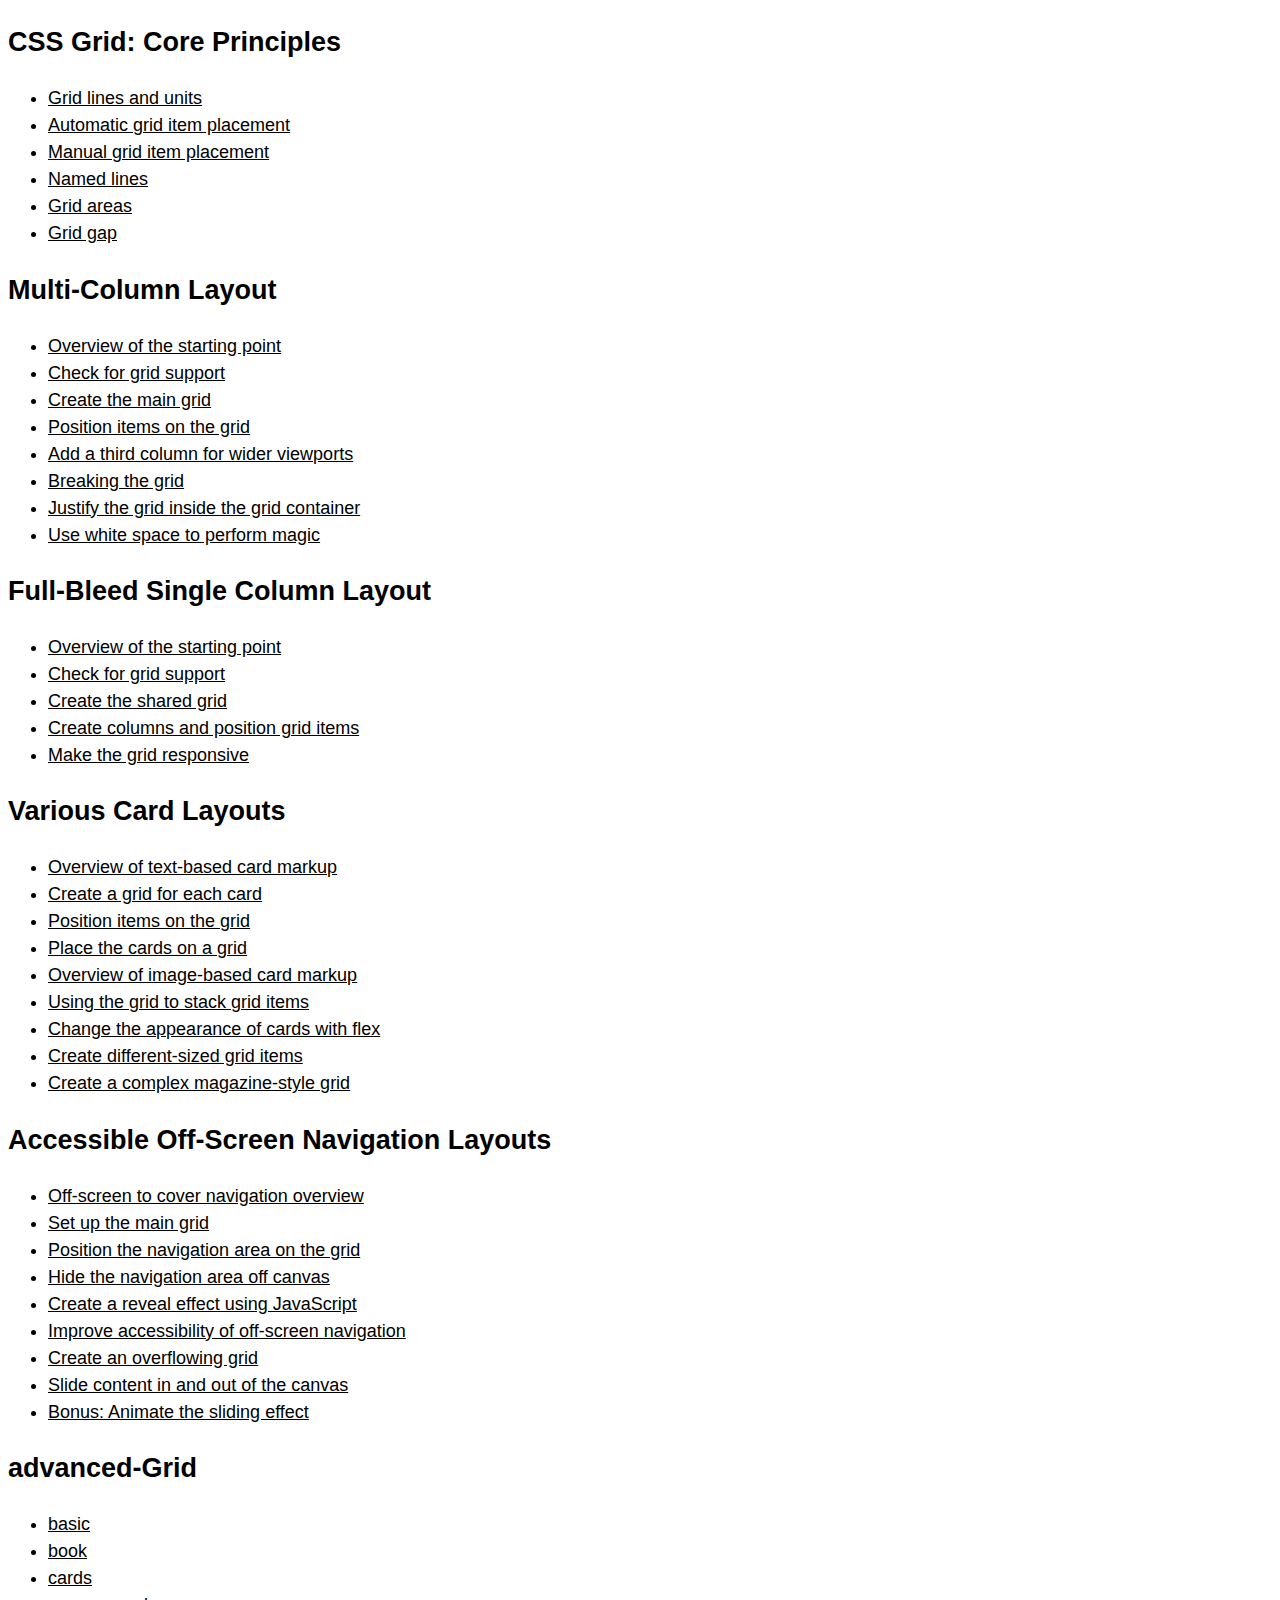
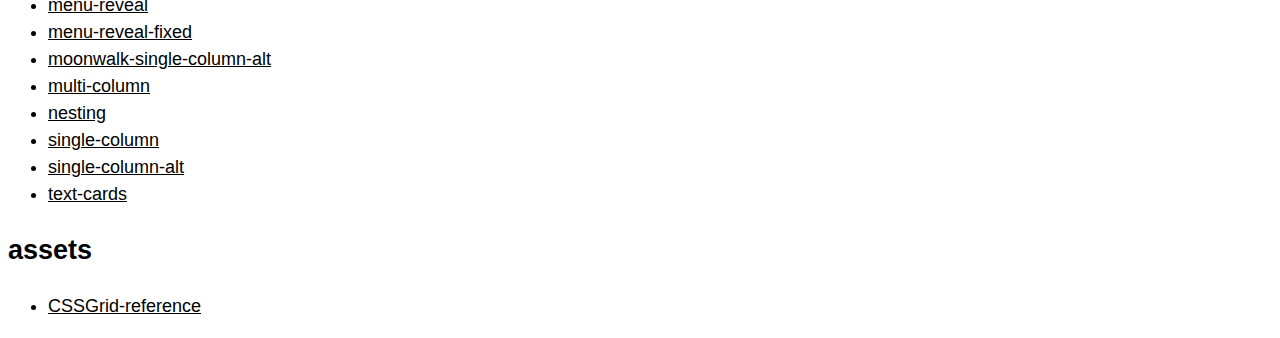
<file: index.html>
<!DOCTYPE html>
<html lang="en">
<head>
  <meta charset="UTF-8">
  <meta name="viewport" content="width=device-width, initial-scale=1.0">
  <link rel="stylesheet" href="style.css" type="text/css" media="all">
  <title>CSS_Advanced-Layoust-with-grid</title>
</head>
<body>
  <h2>CSS Grid: Core Principles</h2>
  <ul>
    <li><a href="./01_03/index.html">Grid lines and units</a></li>
    <li><a href="./01_04/index.html">Automatic grid item placement</a></li>
    <li><a href="./01_05/index.html">Manual grid item placement</a></li>
    <li><a href="./01_06/index.html">Named lines</a></li>
    <li><a href="./01_07/index.html">Grid areas</a></li>
    <li><a href="./01_08/index.html">Grid gap</a></li>
  </ul>
  <h2>Multi-Column Layout</h2>
  <ul>
    <li><a href="./03_02/index.html">Overview of the starting point</a></li>
    <li><a href="./03_03/index.html">Check for grid support</a></li>
    <li><a href="./03_04/index.html">Create the main grid</a></li>
    <li><a href="./03_05/index.html">Position items on the grid</a></li>
    <li><a href="./03_06/index.html">Add a third column for wider viewports</a></li>
    <li><a href="./03_07/index.html">Breaking the grid</a></li>
    <li><a href="./03_08/index.html">Justify the grid inside the grid container</a></li>
    <li><a href="./03_09/index.html">Use white space to perform magic</a></li>
  </ul>
  <h2>Full-Bleed Single Column Layout</h2>
  <ul>
    <li><a href="./04_02/index.html">Overview of the starting point</a></li>
    <li><a href="./04_03/index.html">Check for grid support</a></li>
    <li><a href="./04_04/index.html">Create the shared grid</a></li>
    <li><a href="./04_05/index.html">Create columns and position grid items</a></li>
    <li><a href="./04_06/index.html">Make the grid responsive</a></li>
  </ul>
  <h2>Various Card Layouts</h2>
  <ul>
    <li><a href="./05_02/index.html">Overview of text-based card markup</a></li>
    <li><a href="./05_03/index.html">Create a grid for each card</a></li>
    <li><a href="./05_04/index.html">Position items on the grid</a></li>
    <li><a href="./05_05/index.html">Place the cards on a grid</a></li>
    <li><a href="./05_06/index.html">Overview of image-based card markup</a></li>
    <li><a href="./05_07_END/index.html">Using the grid to stack grid items</a></li>
    <li><a href="./05_08_END/index.html">Change the appearance of cards with flex</a></li>
    <li><a href="./05_09_END/index.html">Create different-sized grid items</a></li>
    <li><a href="./05_10_END/index.html">Create a complex magazine-style grid</a></li>
  </ul>
  <h2>Accessible Off-Screen Navigation Layouts</h2>
  <ul>
    <li><a href="./06_02/index.html">Off-screen to cover navigation overview</a></li>
    <li><a href="./06_03_END/index.html">Set up the main grid</a></li>
    <li><a href="./06_04_END/index.html">Position the navigation area on the grid</a></li>
    <li><a href="./06_05_END/index.html">Hide the navigation area off canvas</a></li>
    <li><a href="./06_06_END/index.html">Create a reveal effect using JavaScript</a></li>
    <li><a href="./06_07_END/index.html">Improve accessibility of off-screen navigation</a></li>
    <li><a href="./06_09_END/index.html">Create an overflowing grid</a></li>
    <li><a href="./06_10_END/index.html">Slide content in and out of the canvas</a></li>
    <li><a href="./06_11_END/index.html">Bonus: Animate the sliding effect</a></li>
  </ul>
  <h2>advanced-Grid</h2>
  <ul>
    <li><a href="./advanced-Grid/basic/index.html">basic</a></li>
    <li><a href="./advanced-Grid/book/index.html">book</a></li>
    <li><a href="./advanced-Grid/cards/index.html">cards</a></li>
    <li><a href="./advanced-Grid/menu-reveal/index.html">menu-reveal</a></li>
    <li><a href="./advanced-Grid/menu-reveal-fixed/index.html">menu-reveal-fixed</a></li>
    <li><a href="./advanced-Grid/moonwalk-single-column-alt/index.html">moonwalk-single-column-alt</a></li>
    <li><a href="./advanced-Grid/multi-column/index.html">multi-column</a></li>
    <li><a href="./advanced-Grid/nesting/index.html">nesting</a></li>
    <li><a href="./advanced-Grid/single-column/index.html">single-column</a></li>
    <li><a href="./advanced-Grid/single-column-alt/index.html">single-column-alt</a></li>
    <li><a href="./advanced-Grid/text-cards/index.html">text-cards</a></li>
  </ul>
  <h2>assets</h2>
  <ul>
    <li><a href="./assets/CSSGrid-reference.pdf">CSSGrid-reference</a></li>
  </ul>
</body>
</html>
</file>
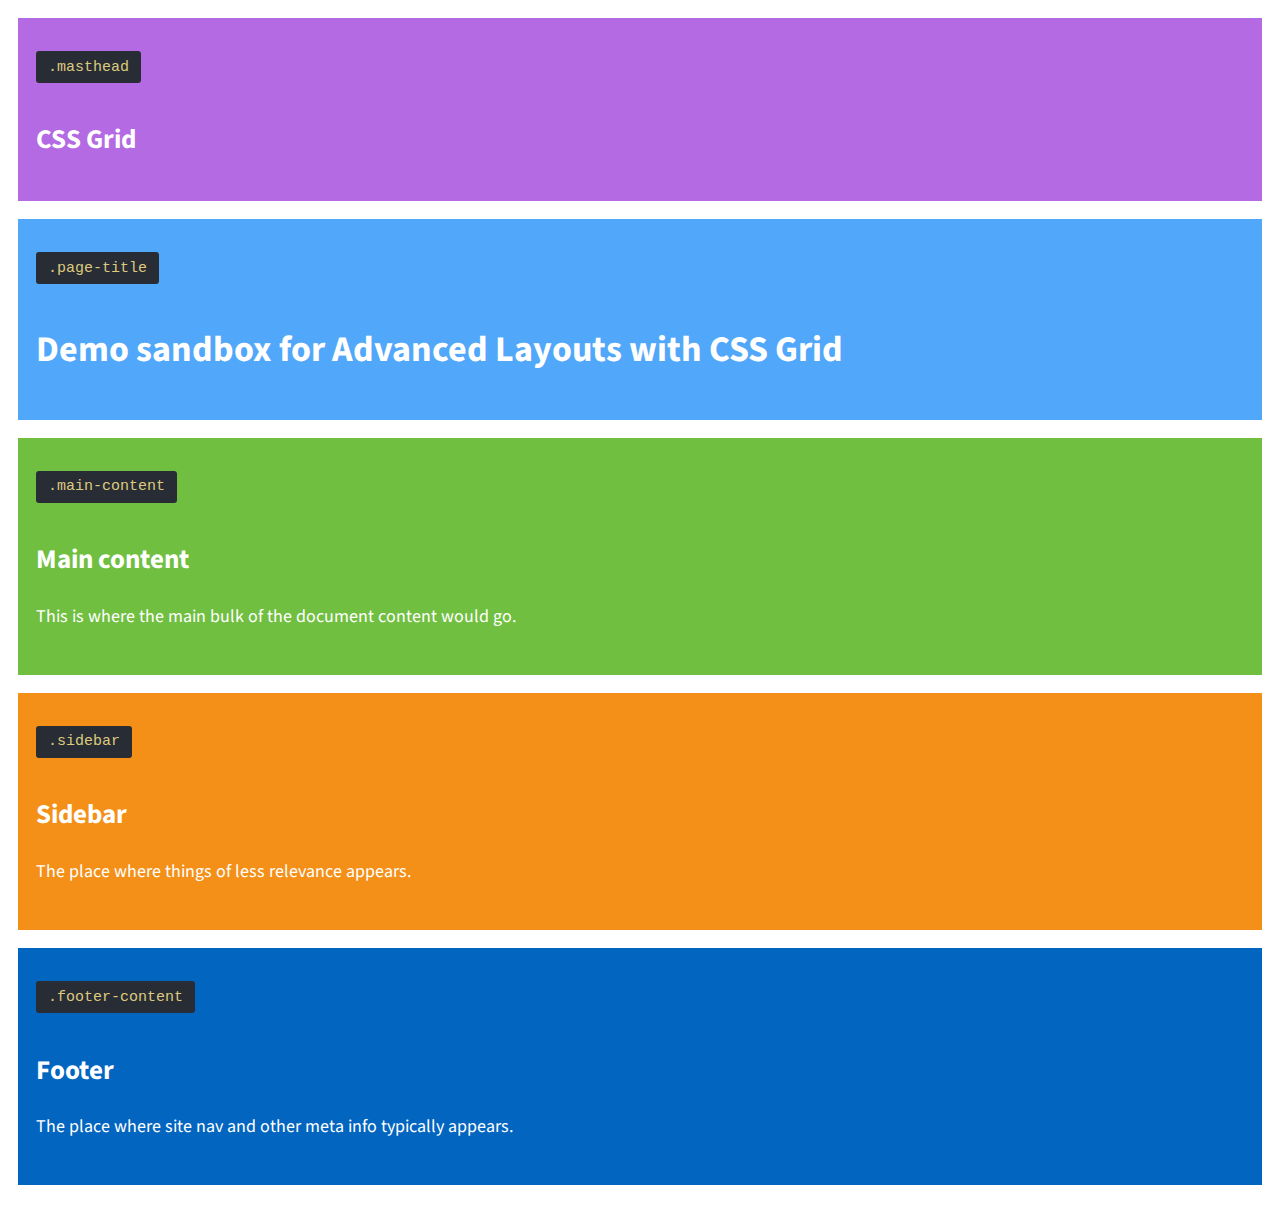
<file: 01_03/index.html>
<!DOCTYPE html>
<html lang="en-US">

<head>
    <meta charset="UTF-8">
    <meta name="viewport" content="width=device-width, initial-scale=1">
    <title>Basic Grid Demo</title>
    <link href="https://fonts.googleapis.com/css?family=PT+Serif:400,400i,700,700i|Source+Sans+Pro:400,400i,600,600i" rel="stylesheet">
    <link rel="stylesheet" href="style-main.css" type="text/css" media="all">
	<link rel="stylesheet" href="style-grid.css" type="text/css" media="all">
</head>

<body class="site">
    <a class="skip-link screen-reader-text" href="#content">Skip to content</a>

    <header class="masthead">
        <code class="identifier"><pre>.masthead</pre></code>
        <h2>CSS Grid</h2>
    </header><!-- .masthead -->

    <div class="page-title">
        <code class="identifier"><pre>.page-title</pre></code>
        <h1>Demo sandbox for Advanced Layouts with CSS Grid</h1>
    </div><!-- .page-title -->

    <main id="content" class="main-content">
        <code class="identifier"><pre>.main-content</pre></code>
        <h2>Main content</h2>
        <p>This is where the main bulk of the document content would go.</p>
    </main><!-- #content .main-content -->

    <aside class="sidebar">
        <code class="identifier"><pre>.sidebar</pre></code>
        <h2>Sidebar</h2>
        <p>The place where things of less relevance appears.</p>
    </aside><!-- .sidebar -->

    <footer class="footer-content">
        <code class="identifier"><pre>.footer-content</pre></code>
        <h2>Footer</h2>
        <p><span class="bg">The place where site nav and other meta info typically appears.</span></p>
    </footer><!-- .footer-content -->

</body>

</html>
</file>
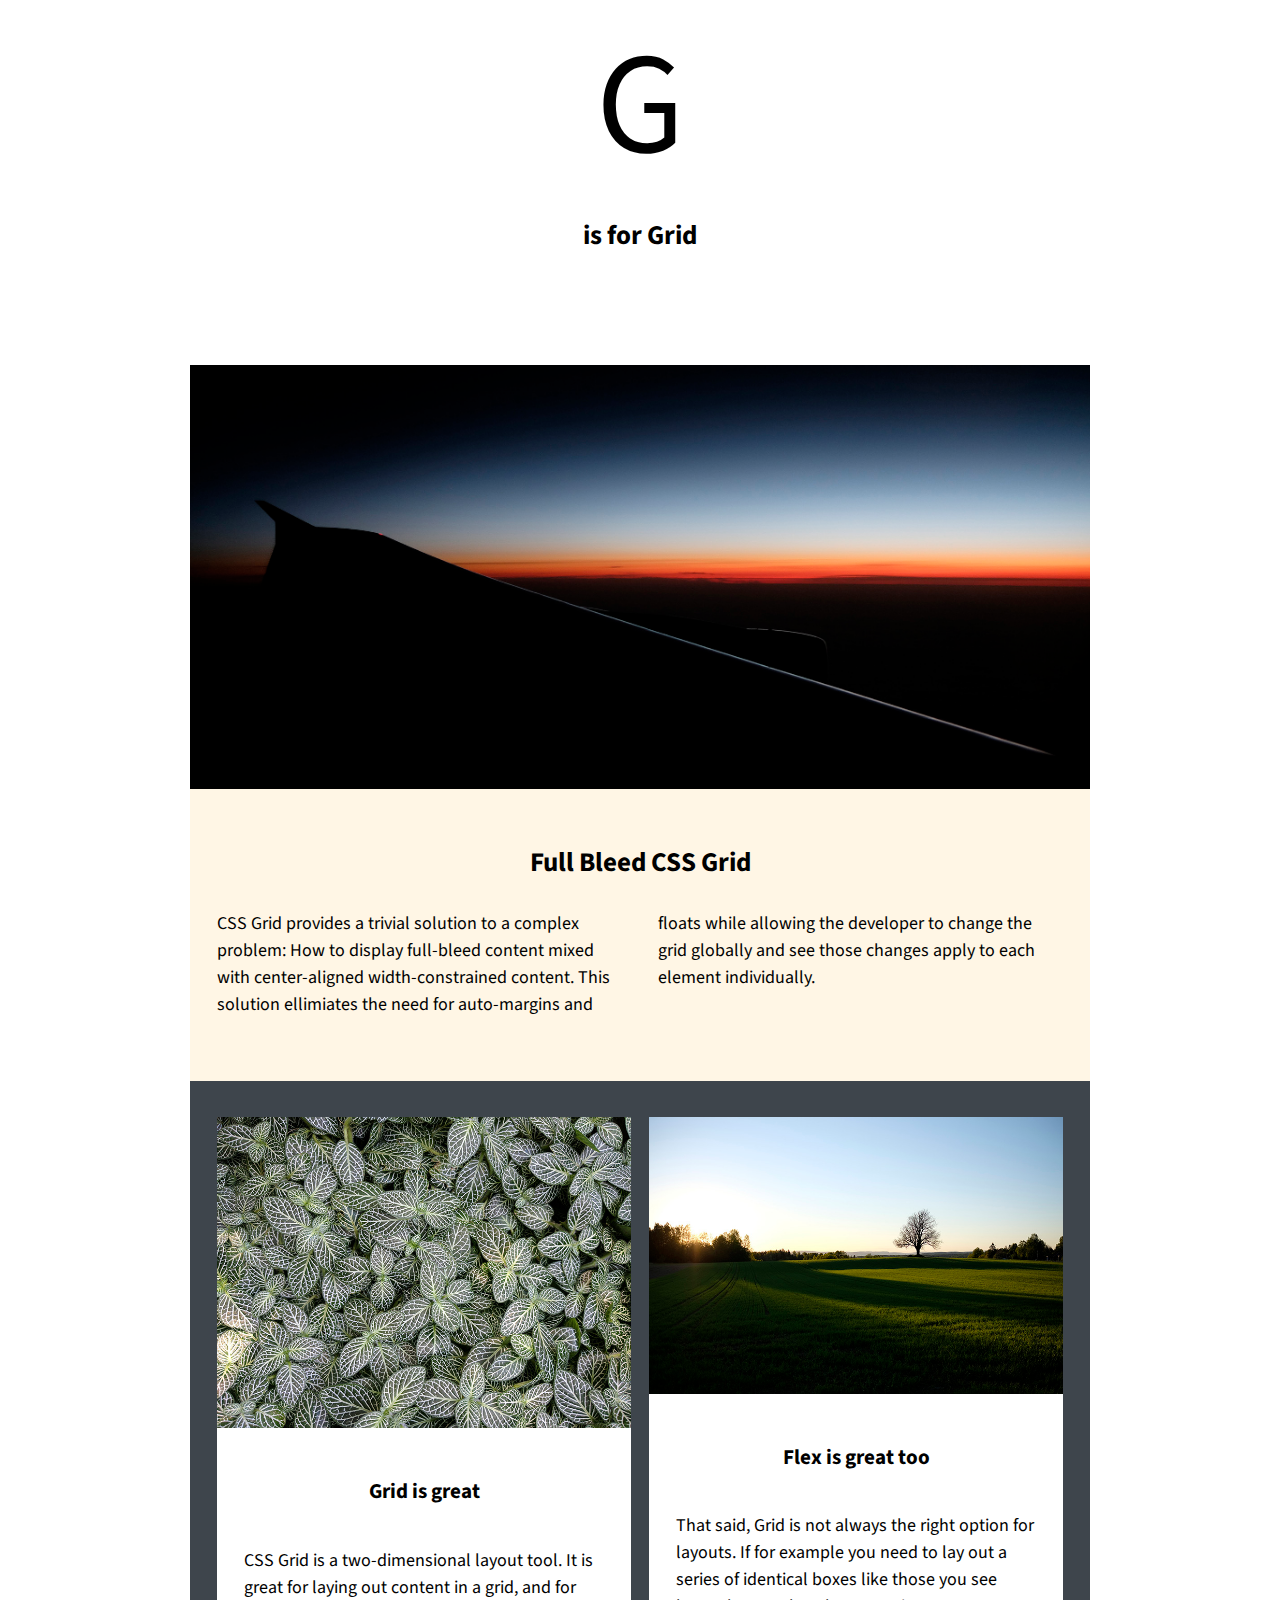
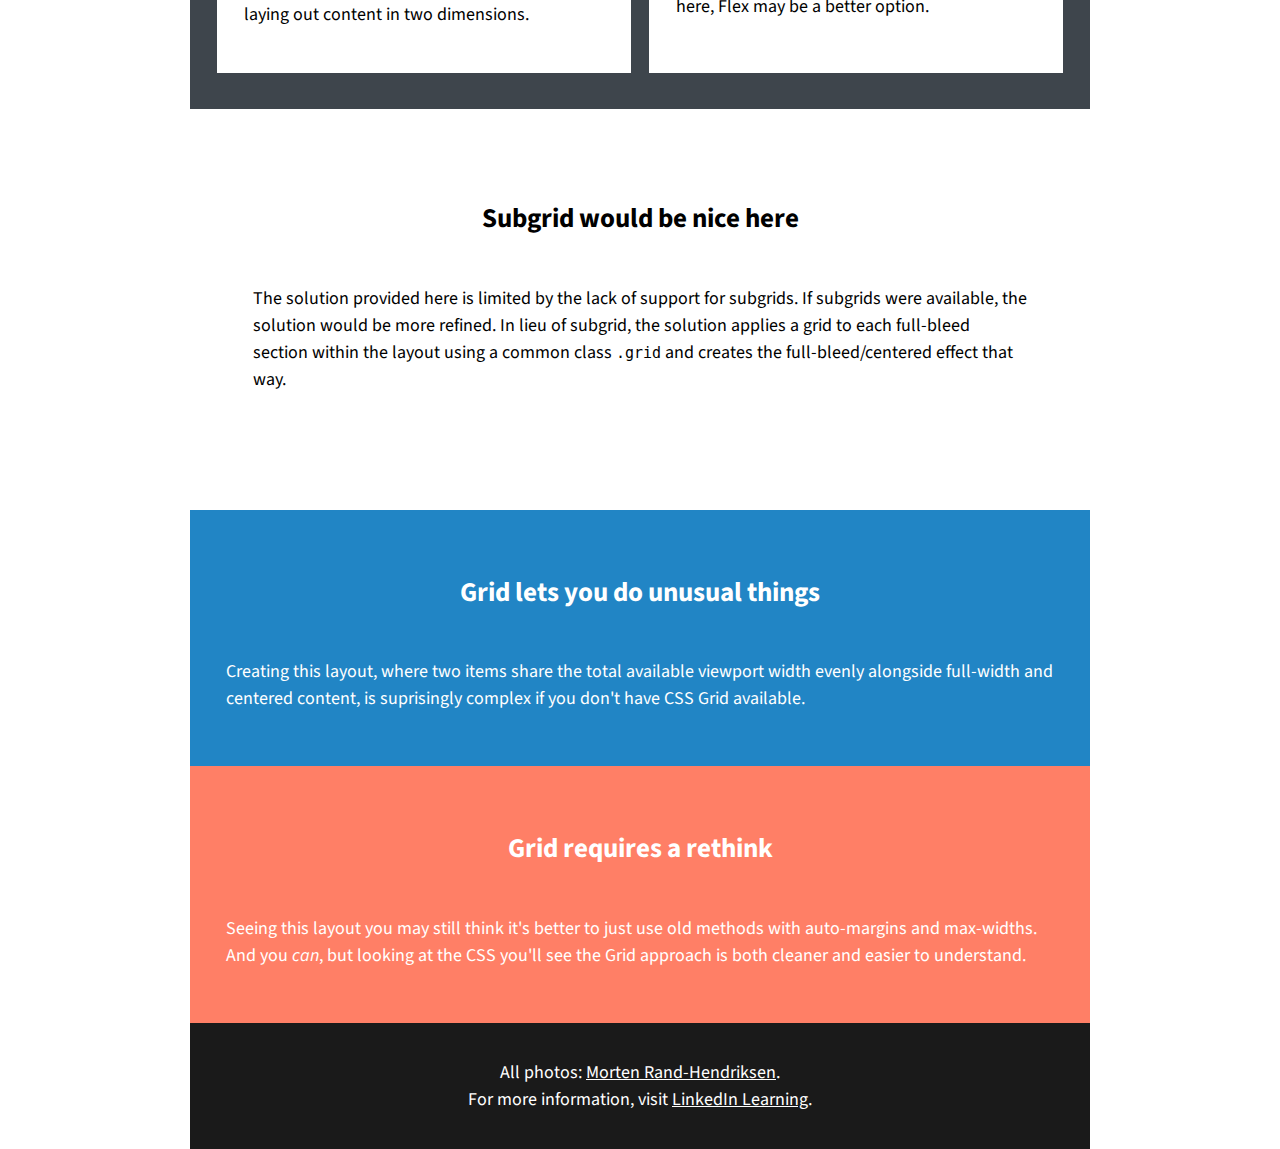
<file: 03_02/index.html>
<!DOCTYPE html>
<html lang="en-US">

<head>
    <meta charset="UTF-8">
    <meta name="viewport" content="width=device-width, initial-scale=1">
    <title>Basic Grid Demo</title>
    <link href="https://fonts.googleapis.com/css?family=PT+Serif:400,400i,700,700i|Source+Sans+Pro:400,400i,600,600i" rel="stylesheet">
    <link rel="stylesheet" href="style-main.css" type="text/css" media="all">
</head>

<body class="site">
    <a class="skip-link screen-reader-text" href="#content">Skip to content</a>

    <header class="masthead">
        <div class="logo">G</div>
        <h2 class="site-title">is for Grid</h2>
    </header><!-- .masthead -->

    <figure class="feature">
        <img src="images/wing.jpg" alt="The sun sets behind the wing of an airliner.">
    </figure>

    <main id="content" class="main-area">
        <section class="splash">
            <div class="splash-content">
                <h2 class="content-title">Full Bleed CSS Grid</h2>
                <div class="splash-text">
                    <p>CSS Grid provides a trivial solution to a complex problem: How to display full-bleed content mixed with center-aligned width-constrained content. This solution ellimiates the need for auto-margins and floats while allowing the developer to change the grid globally and see those changes apply to each element individually.</p>
                </div><!-- .splash-text -->
            </div><!-- .splash-content -->
        </section><!-- .splash -->

        <section class="buckets">
            <ul>
                <li>
                    <img src="images/nerve.jpg" alt="The leaves of a Nerve Plant.">
                    <div class="bucket">
                        <h3 class="bucket-title">Grid is great</h3>
                        <p>CSS Grid is a two-dimensional layout tool. It is great for laying out content in a grid, and for laying out content in two dimensions.</p>
                    </div><!-- .bucket -->
                </li>
                <li>
                    <img src="images/tree.jpg" alt="A solitary tree in a field.">
                    <div class="bucket">
                        <h3 class="bucket-title">Flex is great too</h3>
                        <p>That said, Grid is not always the right option for layouts. If for example you need to lay out a series of identical boxes like those you see here, Flex may be a better option.</p>
                    </div><!-- .bucket -->
                </li>
            </ul>
        </section><!-- .buckets -->

        <section class="more">
            <div class="more-content">
                <h2 class="content-title">Subgrid would be nice here</h2>
                <p>The solution provided here is limited by the lack of support for subgrids. If subgrids were available, the solution would be more refined. In lieu of subgrid, the solution applies a grid to each full-bleed section within the layout using a common class <code>.grid</code> and creates the full-bleed/centered effect that way.<p>
            </div><!-- .more-content -->
        </section><!-- .more -->

    </main>

    <aside class="sidebar">
        <div class="twin">
            <h2 class="content-title">Grid lets you do unusual things</h2>
            <p>Creating this layout, where two items share the total available viewport width evenly alongside full-width and centered content, is suprisingly complex if you don't have CSS Grid available.</p>
        </div>
        <div class="twin">
            <h2 class="content-title">Grid requires a rethink</h2>
            <p>Seeing this layout you may still think it's better to just use old methods with auto-margins and max-widths. And you <em>can</em>, but looking at the CSS you'll see the Grid approach is both cleaner and easier to understand.</p>
        </div>
    </aside><!-- .sidebar -->

    <footer class="colophon">
		<aside>All photos: <a href="https://twitter.com/mor10" target="_blank" rel="nofollow">Morten Rand-Hendriksen</a>.</aside>
        <aside>For more information, visit <a href="https://linkedin.com/learning" target="_blank" rel="nofollow">LinkedIn Learning</a>.</aside>
    </footer>

</body>

</html>
</file>
<file: style.css>
body {
  font-family: 'Source Sans Pro', 'Helvetica', 'Arial', sans-serif;
  font-size: 18px;
  line-height: 1.5;
}

li a {
  color: black;
}
</file>
<file: 01_03/style-main.css>
/*--------------------------------------------------------------
Accessibility
--------------------------------------------------------------*/
/* Text meant only for screen readers */
.screen-reader-text {
	clip: rect(1px, 1px, 1px, 1px);
	position: absolute !important;
	height: 1px;
	width: 1px;
	overflow: hidden;
}

.screen-reader-text:hover,
.screen-reader-text:active,
.screen-reader-text:focus {
	background-color: #f1f1f1;
	border-radius: 3px;
	box-shadow: 0 0 2px 2px rgba(0, 0, 0, 0.6);
	clip: auto !important;
	color: #21759b;
	display: block;
	font-size: 14px;
	font-weight: bold;
	height: auto;
	left: 5px;
	line-height: normal;
	padding: 15px 23px 14px;
	text-decoration: none;
	top: 5px;
	width: auto;
	z-index: 100000; /* Above WP toolbar */
}

/*--------------------------------------------------------------
Typography
--------------------------------------------------------------*/

body {
	margin: 0;
}

body,
button,
input,
select,
textarea {
	font-family: 'Source Sans Pro', 'Helvetica', 'Arial', sans-serif;
	font-size: 18px;
	line-height: 1.5;
}

h1,
h2,
h3,
h4,
h5,
h6 {
	clear: both;
}

p {
	margin-bottom: 1.5em;
}

b,
strong {
	font-weight: bold;
}

dfn,
cite,
em,
i {
	font-style: italic;
}

blockquote {
	margin: 0 1.5em;
}

address {
	margin: 0 0 1.5em;
}

pre {
    display: inline-block;
    font-family: "Courier 10 Pitch", Courier, monospace;
    color: #ddca7e;
    background: #282c34;
	padding: .5em .8em;
    border-radius: .2em;
}

code,
kbd,
tt,
var {
	font: 15px Monaco, Consolas, "Andale Mono", "DejaVu Sans Mono", monospace;
}

abbr,
acronym {
	border-bottom: 1px dotted #666;
	cursor: help;
}

mark,
ins {
	background: #fff9c0;
	text-decoration: none;
}

sup,
sub {
	font-size: 75%;
	height: 0;
	line-height: 0;
	position: relative;
	vertical-align: baseline;
}

sup {
	bottom: 1ex;
}

sub {
	top: .5ex;
}

small {
	font-size: 75%;
}

big {
	font-size: 125%;
}

/* Global layouts */
@media screen and (min-width: 700px) {
    .two-column {
        column-count: 2;
        column-gap: 2.4em;
    }
}

/* Global buttons */
.content-button {
	padding: .5em 1em;
	border: 3px solid #B51C35;
	/*border-radius: 10px;*/
	font-weight: 600;
}

a.content-button {
	color: black;
	text-decoration: none;
}

a.content-button:focus,
a.content-button:hover {
	background: #B51C35;
	color: #FFFCED;
}


/*--------------------------------------------------------------
General styling
--------------------------------------------------------------*/

.site {
	margin: 1em;
}

.masthead,
.page-title,
.main-content,
.sidebar,
.footer-content {
	margin-bottom: 1em;
    padding: 1em;
    color: white;

}

.masthead {
    background-color: #b46ae3;
}

.page-title {
    background-color: #51a7fa;
}

.main-content {
    background-color: #70bf40;
}

.sidebar {
    background-color: #f49018;
}

.footer-content {
    background-color: #0265c0;
}
</file>
<file: 01_03/style-grid.css>
.site {
	display: grid;
}
</file>
<file: 03_02/style-main.css>
/*--------------------------------------------------------------
Accessibility
--------------------------------------------------------------*/
/* Text meant only for screen readers */
.screen-reader-text {
	clip: rect(1px, 1px, 1px, 1px);
	position: absolute !important;
	height: 1px;
	width: 1px;
	overflow: hidden;
}

.screen-reader-text:hover,
.screen-reader-text:active,
.screen-reader-text:focus {
	background-color: #f1f1f1;
	border-radius: 3px;
	box-shadow: 0 0 2px 2px rgba(0, 0, 0, 0.6);
	clip: auto !important;
	color: #21759b;
	display: block;
	font-size: 14px;
	font-weight: bold;
	height: auto;
	left: 5px;
	line-height: normal;
	padding: 15px 23px 14px;
	text-decoration: none;
	top: 5px;
	width: auto;
	z-index: 100000; /* Above WP toolbar */
}

/*--------------------------------------------------------------
Typography
--------------------------------------------------------------*/

body {
	margin: 0;
}

body,
button,
input,
select,
textarea {
	font-family: 'Source Sans Pro', 'Helvetica', 'Arial', sans-serif;
	font-size: 18px;
	line-height: 1.5;
}

h1,
h2,
h3,
h4,
h5,
h6 {
	clear: both;
}

p {
	margin-bottom: 1.5em;
}

b,
strong {
	font-weight: bold;
}

dfn,
cite,
em,
i {
	font-style: italic;
}

blockquote {
	margin: 0 1.5em;
}

address {
	margin: 0 0 1.5em;
}

pre {
    display: inline-block;
    font-family: "Courier 10 Pitch", Courier, monospace;
    color: #ddca7e;
    background: #282c34;
	padding: .5em .8em;
    border-radius: .2em;
}

code,
kbd,
tt,
var {
	font: 15px Monaco, Consolas, "Andale Mono", "DejaVu Sans Mono", monospace;
}

abbr,
acronym {
	border-bottom: 1px dotted #666;
	cursor: help;
}

mark,
ins {
	background: #fff9c0;
	text-decoration: none;
}

sup,
sub {
	font-size: 75%;
	height: 0;
	line-height: 0;
	position: relative;
	vertical-align: baseline;
}

sup {
	bottom: 1ex;
}

sub {
	top: .5ex;
}

small {
	font-size: 75%;
}

big {
	font-size: 125%;
}

figure {
	margin: 0;
	padding: 0;
}


/*--------------------------------------------------------------
General styling
--------------------------------------------------------------*/

h1,
h2,
h3 {
	text-align: center;
	margin: 0;
	padding: 1em 0;
}

p {
	margin: 0;
	padding: 1em 0;
}

img {
	display: block;
	border: 0;
	width: 100%;
	height: auto;
}


/* Promo section */

.logo,
.site-title {
	text-align: center;
}

.logo {
	font-size: 8em;
}

.site-title {
	margin-top: -1em;
	margin-bottom: 3em;
}

/* Splash section */

.splash {
	background: #FFF6E5;
	padding-bottom: 2em;
}

.splash-content {
	padding: 1.5em;
}

@media screen and (min-width: 600px) {
	.splash-text {
		columns: 2;
		column-gap: 2em;
	}

	.splash-text p {
		padding-top: 0;
	}
}

/* Buckets section */

.buckets {
	padding: 2em 1em 1em;
	background: #3E454C;
}

.buckets ul {
	margin: 0;
	padding: 0;
}

.buckets li {
	margin-bottom: 1em;
	background: white;
	list-style-type: none;
}

.bucket {
	padding: 1.5em;
}

/* More section */

.more {
	padding: 2em;
}

.more-content {
	padding: 1.5em;
}

/* Twins section */

.sidebar {
	background: hsl(0, 0%, 90%);
}

.twin {
	padding: 2em;
	background: #2185C5;
	color: white;
}

.twin:last-of-type {
	background: #FF7F66;
}

/* Colophon section */
.colophon {
	padding: 2em;
	background: hsl(0, 0%, 10%);
	color: white;
	text-align: center;
}

.colophon a {
	color: white;
}

.colophon a:hover,
.colophon a:focus {
	border-bottom: 1px solid white;
}


/*--------------------------------------------------------------
Use flex to create a three-bucket layout
--------------------------------------------------------------*/

@media screen and (min-width: 700px) {
	@supports (display: flex) {

		.buckets ul {
			display: flex;
			justify-content: space-around;
		}

		.buckets li {
			width: 48%;
		}

	}
}

/*--------------------------------------------------------------
Basic responsive layout for all browsers:
--------------------------------------------------------------*/

.site {
	max-width: 50em;
	margin: 0 auto;
}

/*--------------------------------------------------------------
CSS Grid layout for modern browsers:
--------------------------------------------------------------*/
</file>
